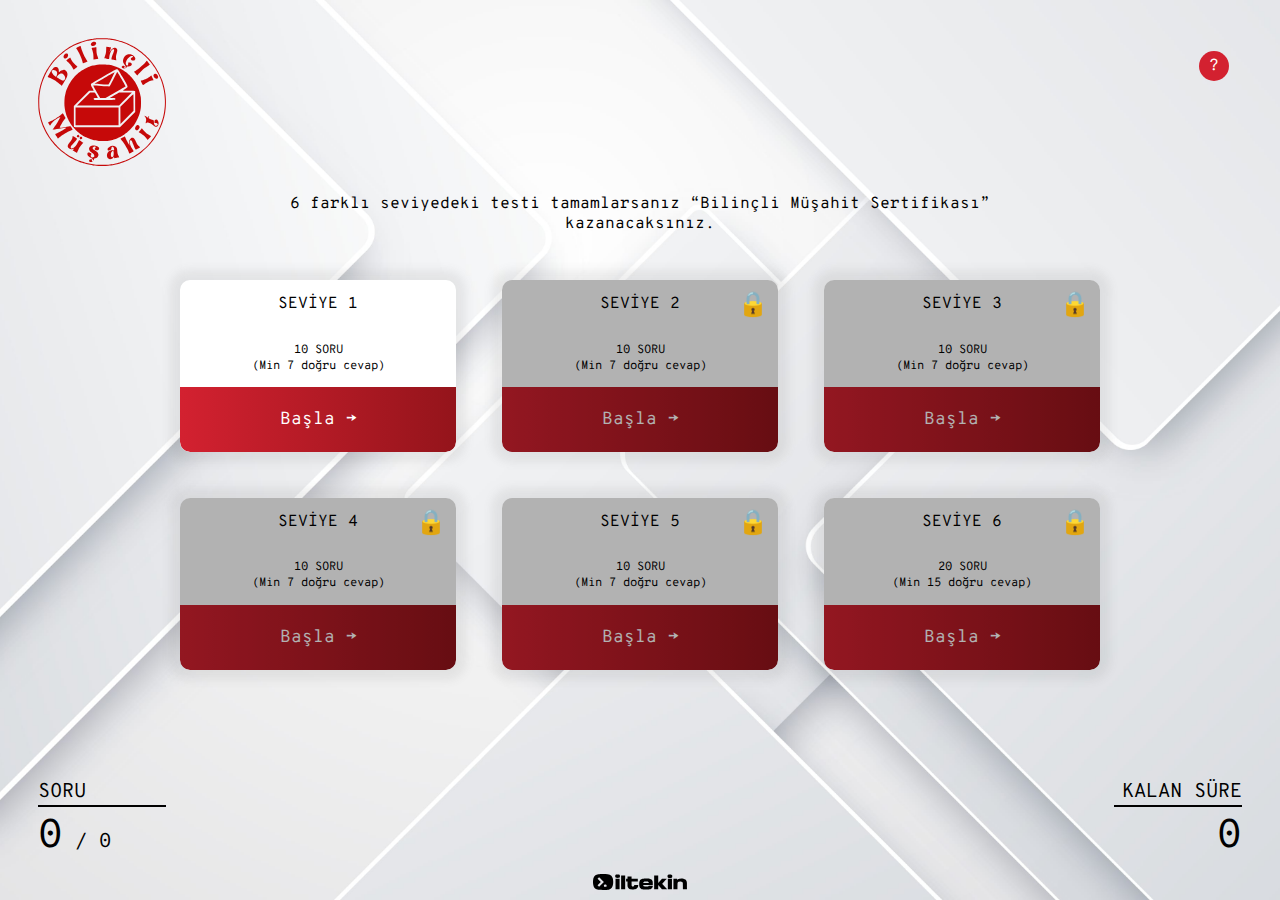
<file: index.html>
<!-- 

musahittesti.org - 2023

İletişim için
sezer@iltekin.com

v=43

-->
<!DOCTYPE html>
<html lang="tr">
<head>
    <meta charset="UTF-8"/>
    <meta name="viewport" content="width=device-width, initial-scale=1.0"/>
    <link rel="stylesheet" href="css/style.css?v=44"/>
    <link rel="icon" href="favicon.png?v=44"/>

    <!-- Primary Meta Tags -->
    <title>Bilinçli Müşahit Testi</title>
    <meta name="title" content="Bilinçli Müşahit">
    <meta name="description" content="6 farklı seviyedeki testi tamamlayarak Bilinçli Müşahit Sertifikası kazanabileceğiniz web sitesi.">
    
    <!-- Open Graph / Facebook -->
    <meta property="og:type" content="website">
    <meta property="og:url" content="https://musahittesti.org/">
    <meta property="og:title" content="Bilinçli Müşahit Testi">
    <meta property="og:description" content="6 farklı seviyedeki testi tamamlayarak Bilinçli Müşahit Sertifikası kazanabileceğiniz web sitesi.">
    <meta property="og:image" content="https://musahittesti.org/image/meta.png?v=44">
    
    <!-- Twitter -->
    <meta property="twitter:card" content="summary_large_image">
    <meta property="twitter:url" content="https://musahittesti.org/">
    <meta property="twitter:title" content="Bilinçli Müşahit Testi">
    <meta property="twitter:description" content="6 farklı seviyedeki testi tamamlayarak Bilinçli Müşahit Sertifikası kazanabileceğiniz web sitesi.">
    <meta property="twitter:image" content="https://musahittesti.org/image/meta.png?v=44">

    <!-- Google tag (gtag.js) -->
    <script async src="https://www.googletagmanager.com/gtag/js?id=G-3EJDVC0486"></script>
    <script>
        window.dataLayer = window.dataLayer || [];
        function gtag(){dataLayer.push(arguments);}
        gtag('js', new Date());

        gtag('config', 'G-3EJDVC0486');
    </script>

</head>
<body>

<div id='time-progressbar'></div>

<div id="menu">

    <div id="info">
        <span id="questionMark">?</span>
        <span id="closeIcon" class="hideThis">x</span>
    </div>

    <div id="menuContents" class="hideThis">
        <h2>Bilinçli Müşahit Testi Nedir?</h2>
        <div class="menu-inner">
            Bir grup sandık gönüllüsünün <a class="brandColor" href="https://www.resmigazete.gov.tr/eskiler/2023/03/20230317-10.pdf" target="_blank">Genelge 135</a>,
            <a class="brandColor" href="https://www.mevzuat.gov.tr/mevzuatmetin/1.4.298.pdf" target="_blank">Kanun 298</a> ve Oy ve Ötesi Müşahit Eğitimi sunumlarını kullanarak oluşturduğu çalışma sorularını isteyen müşahitlerin kendilerini test etmesi ve bilgilendirmesi amacıyla paylaşma projesidir.
            <br/>
            <br/>
            Bu proje hiçbir siyasi partiyle doğrudan ve dolaylı yoldan ilişkili değildir. Herhangi bir siyasi partiye, adaya ya da bir oluşuma yönlendirme yapılmamaktadır.
            <br/>
            <br/>
            Bu websitesindeki testler kolaydan zora giden 6 testten ve toplamda 70 sorudan oluşmaktadır.  Sorulan sorulardan %70’ini doğru yanıtlayanlara sembolik ve resmi geçerliliği olmayan “Bilinçli Müşahit” sertifikası verilmektedir.
            <br/>
            <br/>
            <small>
                <small>Bilgilendirme </small><br/>
                <div id="bilgilendirme">
                    Bu web sitesi <a class="brandColor" href="https://github.com/iltekin/musahit-testi" target="_blank">açık kaynak kodlu</a> olup kullanıcılara ait hiçbir bilgi işlenmez ve herhangi bir veritabanına kaydedilmez. Sertifika direkt olarak kullandığınız cihazda (<a class="brandColor" href="https://en.wikipedia.org/wiki/Client-side" target="_blank">client-side</a>) üretilmekte ve herhangi bir sunucuda saklanmamaktadır.
                </div>
            </small>
            <button class="other-btn other-btn-sm red-gradient" id="clearButton">Testi Sıfırla</button>
        </div>
    </div>
</div>

<a title="Bilinçli Müşahit" href="https://musahittesti.org"><img class="logo" src="image/logo.svg?v=43" alt="Bilinçli Müşahit"></a>

<div id="questionInfo">
    <div>SORU</div>
    <div><span id="qNumber">0</span> / <span id="qLimit">0</span></div>
</div>

<div id="time">
    <div>KALAN SÜRE</div>
    <div><span id="timeLeft">0</span></div>
</div>

<div class="outer-container">
    
    <div class="inner-container">
        
        <div class="general-desc">
            6 farklı seviyedeki testi tamamlarsanız “Bilinçli Müşahit Sertifikası” kazanacaksınız.
        </div>
        
        <div class="level-card">
            
            <div id="locked1" class="locked" style="display:none;">
                <div class="icon">
                    🔒
                </div>
            </div>  
            
            <div onclick="restart(1)" id="completed1" title="Tekrarla" class="icon" style="cursor:pointer; display:none;">
                    🔄
            </div>
            
            <div class="card-title">
                SEVİYE 1
            </div>            
            
            <div class="card-desc">
                <div class="total-questions">
                    10 SORU
                </div>
                <div class="min-correct">
                    (Min 7 doğru cevap)
                </div>
            </div>

            <div class="card-button" id="startButton1">
                <a href="test.html" class="red-gradient">Başla →</a>
            </div>
            <div class="card-button" style="display:none;" id="completedButton1">
                <a class="green-gradient" style="">✅ Tamamlandı</a>
            </div>
            
        </div>
              
        <div class="level-card">
            
            <div id="locked2" class="locked">
                <div class="icon">
                    🔒
                </div>
            </div>

            <div onclick="restart(2)" id="completed2" title="Tekrarla" class="icon" style="cursor:pointer; display:none;">
                🔄
            </div>
            
            <div class="card-title">
                SEVİYE 2
            </div>            
            
            <div class="card-desc">
                <div class="total-questions">
                    10 SORU
                </div>
                <div class="min-correct">
                    (Min 7 doğru cevap)
                </div>
            </div>
                        
            <div class="card-button" id="startButton2">
                <a href="test.html" class="red-gradient">Başla →</a>
            </div>
            <div class="card-button" style="display:none;" id="completedButton2">
                <a class="green-gradient" style="">✅ Tamamlandı</a>
            </div>
            
        </div>
              
        <div class="level-card">
            
            <div id="locked3" class="locked">
                <div class="icon">
                    🔒
                </div>
            </div>

            <div onclick="restart(3)" id="completed3" title="Tekrarla" class="icon" style="cursor:pointer; display:none;">
                🔄
            </div>
            
            <div class="card-title">
                SEVİYE 3
            </div>            
            
            <div class="card-desc">
                <div class="total-questions">
                    10 SORU
                </div>
                <div class="min-correct">
                    (Min 7 doğru cevap)
                </div>
            </div>

            <div class="card-button" id="startButton3">
                <a href="test.html" class="red-gradient">Başla →</a>
            </div>
            <div class="card-button" style="display:none;" id="completedButton3">
                <a class="green-gradient" style="">✅ Tamamlandı</a>
            </div>
            
        </div>
              
        <div class="level-card">
            
            <div id="locked4" class="locked">
                <div class="icon">
                    🔒
                </div>
            </div>

            <div onclick="restart(4)" id="completed4" title="Tekrarla" class="icon" style="cursor:pointer; display:none;">
                🔄
            </div>
        
            <div class="card-title">
                SEVİYE 4
            </div>            
            
            <div class="card-desc">
                <div class="total-questions">
                    10 SORU
                </div>
                <div class="min-correct">
                    (Min 7 doğru cevap)
                </div>
            </div>

            <div class="card-button" id="startButton4">
                <a href="test.html" class="red-gradient">Başla →</a>
            </div>
            <div class="card-button" style="display:none;" id="completedButton4">
                <a class="green-gradient" style="">✅ Tamamlandı</a>
            </div>
            
        </div>
              
        <div class="level-card">
            
            <div id="locked5" class="locked">
                <div class="icon">
                    🔒
                </div>
            </div>

            <div onclick="restart(5)" id="completed5" title="Tekrarla" class="icon" style="cursor:pointer; display:none;">
                🔄
            </div>
        
            <div class="card-title">
                SEVİYE 5
            </div>            
            
            <div class="card-desc">
                <div class="total-questions">
                    10 SORU
                </div>
                <div class="min-correct">
                    (Min 7 doğru cevap)
                </div>
            </div>

            <div class="card-button" id="startButton5">
                <a href="test.html" class="red-gradient">Başla →</a>
            </div>
            <div class="card-button" style="display:none;" id="completedButton5">
                <a class="green-gradient" style="">✅ Tamamlandı</a>
            </div>
            
        </div>
              
        <div class="level-card">
            
            <div id="locked6" class="locked">
                <div class="icon">
                    🔒
                </div>
            </div>

            <div onclick="restart(6)" id="completed6" title="Tekrarla" class="icon" style="cursor:pointer; display:none;">
                🔄
            </div>
        
            <div class="card-title">
                SEVİYE 6
            </div>            
            
            <div class="card-desc">
                <div class="total-questions">
                    20 SORU
                </div>
                <div class="min-correct">
                    (Min 15 doğru cevap)
                </div>
            </div>

            <div class="card-button" id="startButton6">
                <a href="test.html" class="red-gradient">Başla →</a>
            </div>
            <div class="card-button" style="display:none;" id="completedButton6">
                <a class="red-gradient" href="test.html">🎉 Sertifikamı Oluştur</a>
            </div>
            
        </div>
        
    </div>
    
</div>


<div id="footer">
    <div id="success_rate" style="display:none;">
        <div class="transparent_box">
            <span title="Teste Katılan Kişi Sayısı" id="hits">0</span>🙍🏻‍♂
        </div>
        <div class="transparent_box">
            <span title="Başarılı Kişi Sayısı" id="certificates">0</span>🏆
        </div>
        <div class="transparent_box">
            <span title="Başarılı Kişi Oranı" id="success_percent">%0</span>📈
        </div>
    </div>
    <a href="https://iltekin.com" target="_blank">
        <img src="image/iltekin.svg?v=44" alt="iltekin">
    </a>
</div>

<audio id="failed">
    <source src="sound/failed.mp3" type="audio/mpeg">
</audio>

<audio id="invalid">
    <source src="sound/invalid.mp3" type="audio/mpeg">
</audio>

<audio id="next">
    <source src="sound/next.mp3" type="audio/mpeg">
</audio>

<audio id="select">
    <source src="sound/select.mp3" type="audio/mpeg">
</audio>

<script>
    
    document.getElementById("info").addEventListener('click', function () {
    this.classList.toggle("open");
    document.getElementById("menuContents").classList.toggle("hideThis");
    document.getElementById("questionMark").classList.toggle("hideThis");
    document.getElementById("closeIcon").classList.toggle("hideThis");
})

    // Testlerin durumlarını saklamak için localStorage anahtarları
    const localStorageKeys = {
        locked: ['locked1', 'locked2', 'locked3', 'locked4', 'locked5', 'locked6'],
        completed: ['completed1', 'completed2', 'completed3', 'completed4', 'completed5', 'completed6'],
        startButtons: ['startButton1', 'startButton2', 'startButton3', 'startButton4', 'startButton5', 'startButton6'],
        completedButtons: ['completedButton1', 'completedButton2', 'completedButton3', 'completedButton4', 'completedButton5', 'completedButton6']
    };
    

    function unlockQuiz(number){
        const index = number-1;
        const key = localStorageKeys.locked[index];
        const lockedElement = document.getElementById(key);
        lockedElement.style.display = "none";
    }

    function completeQuiz(number){
        const index = number-1;
        const key = localStorageKeys.completed[index];

        const completedElement = document.getElementById(key);
        const startButton = document.getElementById(localStorageKeys.startButtons[index]);
        const completedButton = document.getElementById(localStorageKeys.completedButtons[index]);

        completedElement.style.display = "block";
        startButton.style.display = "none";
        completedButton.style.display = "block";
    }

    function updateTestStatus() {
        const quizCount = 6;
        for(let q = 0; q < quizCount; q++){

            const completedKey = localStorageKeys.completed[q];
            if (localStorage.getItem(completedKey)) {
                completeQuiz(q+1);
                if(q+1 < quizCount){
                    unlockQuiz(q+2);
                }
            }

        }
    }
    
    // Bir test tamamlandığında çağrılacak işlev
    function completeTest(testIndex) {
      const completedKey = localStorageKeys.completed[testIndex];
      localStorage.setItem(completedKey, 'true');  // Tamamlanan testin durumunu kaydet
      
      if (testIndex < localStorageKeys.locked.length - 1) {
        const nextLockedKey = localStorageKeys.locked[testIndex + 1];
        localStorage.removeItem(nextLockedKey);  // Bir sonraki testin kilidini aç
      }
    
      updateTestStatus();  // Test durumlarını güncelle
    }
    
    // Sayfa yüklendiğinde test durumlarını kontrol et
    window.onload = function() {
        
    const clearButton = document.getElementById('clearButton');
    clearButton.addEventListener('click', clearLocalStorage);
        
      updateTestStatus();
      
      // Son testin tamamlandığını kontrol et
      const lastCompletedKey = localStorageKeys.completed[localStorageKeys.completed.length - 1];
      if (localStorage.getItem(lastCompletedKey)) {
        const lastCompletedElement = document.getElementById(lastCompletedKey);
        lastCompletedElement.style.display = 'block';  // Son tamamlanan testi göster
      }
        // add +1 hit
        incrHit()
    };
    
    function clearLocalStorage() {
        localStorage.clear();
        updateTestStatus();
        clearButton.innerHTML = "Sıfırlandı";
        setTimeout(function(){ clearButton.innerHTML = "Tüm Testleri Sıfırla"; }, 1000);
    }

    function restart(testIndex) {
        localStorage.setItem("restart", true);
        localStorage.setItem("restartIndex", testIndex);
        window.location.href = "test.html";
    }

    function incrHit() {
        let xhr = new XMLHttpRequest();
        xhr.open("GET", "https://count.iltekin.com/musahittesti/incr/start");
        xhr.responseType = "json";
        xhr.onload = function() {
            console.log(this.response.value);
        }
        xhr.send();
    }
    
</script>

</body>
</html>
</file>
<file: css/style.css>
@import url('https://fonts.googleapis.com/css2?family=Overpass+Mono:wght@500&family=Syne&display=swap');

* {
    box-sizing: border-box;
    user-select: none;
}

body {
    background-color: #ffffff;
    background-image: url("../image/background.jpg?v=43");
    background-position: top;
    background-size: cover;
    background-repeat: no-repeat;
    background-attachment: fixed;
    font-family: 'Overpass Mono', sans-serif;
    display: flex;
    align-items: center;
    justify-content: center;
    flex-direction: column;
    min-height: 100vh;
    margin: 0;
}

.gizle {
    display: none!important;
}

#seviye-container {
    width: 100%;
    text-align: center;
    margin-bottom: 40px;
}

#seviye {
    background: #eaedee;
    padding: 10px 20px;
    border: 2px solid #98151c;
    border-radius: 10px;
    color: #97131b;
    opacity: 0;
}

.transparent_box {
    display: inline-block;
    padding: 2px 4px;
    border-radius: 4px;
    box-shadow: 0 0 5px 1px #c8c7cc;
}

.transparent_box span {
    margin-right: 3px;
}

#success_rate {
    right: 3vw;
    bottom: 1vw;
    position: absolute;
}

#bilgilendirme {
    background: cornsilk;
    padding: 10px;
    margin-bottom: 20px;
    border-radius: 5px;
    border: 2px solid #eee4c5;
}

.kahve_ismarla {
    margin-top: 15px;
    margin-left: 10px;
}

audio {
    display: none;
}

.quiz-container {
    background-color: #fff;
    border-radius: 10px;
    box-shadow: 0 0 10px 10px rgba(100, 100, 100, 0.1);
    width: 700px;
    overflow: hidden;
    max-width: 90%;
    line-height: 1.6;
    align-self: center;
}

#quiz {
    display: none;
}

#quiz-progress {
    width: 100%;
    position: relative;
    height: 5px;
}

#quiz-progress #progress-bar {
    width: 0%;
    height: 5px;
    transition: width 1s;
}

.red-gradient {
    background: #d32130 linear-gradient(90deg, #d32130, #94141b);
}

.red-gradient:hover {
    background: #81050c linear-gradient(90deg, #d32130, #bd0b13, #bd0b13, #94141b);
}

.twitter-gradient {
    background: #0d7cc0 linear-gradient(90deg, #0d7cc0, #1DA1F2);
}

.twitter-gradient:hover {
    background: #0970af linear-gradient(90deg, #0970af, #0d7cc0, #1DA1F2);
}

.purple-gradient {
    background: #772493 linear-gradient(90deg, #772493, #ac1cba);
}

.purple-gradient:hover {
    background: #46095B linear-gradient(90deg, #46095B, #772493, #ac1cba);
}

.blue-gradient {
    background: #03376d linear-gradient(90deg, #03376d, #097f97);
}

.blue-gradient:hover {
    background: #001b42 linear-gradient(90deg, #03376d, #2569b0, #097f97);
}

.green-gradient {
    background: #28512C linear-gradient(90deg, #317335, #28512C);
}

.green-gradient:hover {
    background: #28512C linear-gradient(90deg, #317335, #3D6119, #28512C);
}

.try-again-button {
    background: #d1c305 linear-gradient(90deg, #d1c305, #b08423);
}

.try-again-button:hover {
    background: #d1c305 linear-gradient(90deg, #d1c305, #b0a823, #b08423);
}

.m-download {
    margin-right: 10px;
    margin-left: 10px;
}

.failed-buttons-container {
    display: flex;
}

#result {
    padding: 20px;
}

#result input {
    width: 100%;
    padding: 20px;
    font-size: 24px;
    font-family: inherit;
    border: none;
    border-bottom: 1px solid #000000;
    outline: none;
    margin-top: 20px;
}

.quiz-header {
    margin: 0;
}

.result-inner,
.welcome-inner {
    padding: 20px;
    text-align: center;
    font-size: 20px;
    color: #96161c;
}

h2 {
    padding: 2rem;
    text-align: center;
    margin: 0;
    font-size: 20px;
    /* color: #1B452B;
    text-shadow: 2px 1px 10px #c8c7cc; */
}

ul {
    list-style-type: none;
    padding: 0;
    margin: 0 0 2rem;
}

ul li {
    display: flex;
    font-size: 1.2rem;
    padding: 0.75rem 2rem;
    margin: 0;
    cursor: pointer;
}

ul li label {
    cursor: pointer;
    flex-grow: 1;
    padding-left: 10px;
}

input[type="radio"] {
    zoom: 1.5;
    margin: auto;
}

.card-button a,
.next-level-button,
button {
    color: #fff;
    border: none;
    display: block;
    width: 100%;
    cursor: pointer;
    font-size: 1.1rem;
    font-family: inherit;
    padding: 1.3rem;
    text-align: center;
    text-decoration: none;
}

#prefix {
    padding: 0 2rem;
    width: 100%;
    text-align: center;
    margin: 0 0 10px 0;
}

.other-btn,
#download-btn,
#download-btn-2 {
    margin-top: 10px;
    border-radius: 10px;
    color: #fff;
    border: none;
    display: block;
    max-width: 100%;
    cursor: pointer;
    font-size: 1.1rem;
    font-family: inherit;
    padding: 1.3rem;
    text-align: center;
    text-decoration: none;
    flex-grow: 1;
    box-shadow: #c8c7cc 1px 1px 6px 3px;
}

.other-btn {
    flex-grow: unset;
    margin-left: 10px;
}

.other-btn-sm {
    padding-top: 0.5rem;
    padding-bottom: 0.5rem;
}

.button-container {
    display: flex;
}

img.logo {
    position: absolute;
    top: 3vw;
    left: 3vw;
    width: 10vw;
}

#questionInfo {
    position: absolute;
    bottom: 3vw;
    left: 3vw;
    width: 10vw;
    font-size: 20px;
}

#questionInfo div:first-child {
    border-bottom: 2px solid #000000;
    margin-bottom: 5px;
}

#questionInfo #qNumber {
    font-size: 40px;
}

#menu {
    position: absolute;
    top: 4vw;
    right: 4vw;
    z-index: 9999;
}

#time {
    position: absolute;
    bottom: 3vw;
    right: 3vw;
    width: 10vw;
    font-size: 20px;
    text-align: right;
}

#time-progressbar {
    position: absolute;
    top: 0;
    left: 0;
    width: 100vw;
}

#time div:first-child {
    border-bottom: 2px solid #000000;
    margin-bottom: 5px;
}

#time #timeLeft {
    font-size: 40px;
}

#footer {
    width: 100vw;
    font-size: 12px;
    text-align: center;
    margin-top: auto;
    padding-bottom: 5px;
}

#footer img {
    height: 16px;
}

.selectedAnswer,
li:hover {
    background-color: #eff2f1;
}

#result h2,
#welcome-message h2 {
    padding-bottom: 0;
}

#main_container {
    width: 100%;
    display: flex;
    flex-direction: column;
    min-height: 90vh;
    justify-content: center;
    padding-top: 10vw;
    padding-bottom: 50px;
}

#certificateContainer {
    min-width: 1920px;
    display: none;
}

#certificateImageContainer {
    width: 100%;
    justify-content: center;
}

#certificateImages img {
    width: 100%;
    box-shadow: #c8c7cc 1px 1px 7px 7px;
    border-radius: 10px;
}

#certificateImageContainerInner {
    display: flex;
    flex-direction: column;
    width: 800px;
    max-width: 90%;
}

#certificateImages {
    display: flex;
}

.certificate {
    margin: 0 10px;
}

.failed-screen-double-button {
    width: 50%;
    display: inline-block;
}

.progressbar {
    width: 100%;
}

.progressbar .inner {
    height: 5px;
    animation: progressbar-countdown;
    /* Placeholder, this will be updated using javascript */
    animation-duration: 40s;
    /* We stop in the end */
    animation-iteration-count: 1;
    /* Stay on pause when the animation is finished finished */
    animation-fill-mode: forwards;
    /* We start paused, we start the animation using javascript */
    animation-play-state: paused;
    /* We want a linear animation, ease-out is standard */
    animation-timing-function: linear;
}

@keyframes progressbar-countdown {
    0% {
        width: 100%;
        background: #d32130;
    }
    100% {
        width: 0%;
        background: #9A141B;
    }
}

.brandColor {
    color: #D32131;
}

#menuContents {
    margin-top: 40px;
    border-radius: 10px;
    background-color: #ffffff;
    padding: 10px;
    box-shadow: 0 0 10px 10px rgb(100 100 100 / 10%);
    max-width: 500px;
    margin-left: 6vw;
}

#menuContents h2 {
    padding: 1rem;
}

.menu-inner {
    padding: 0 1rem 1rem;
    line-height: 1.5;
}

#info {
    background: #d32130;
    color: #FFFFFF;
    border-radius: 50%;
    width: 30px;
    height: 30px;
    display: flex;
    justify-content: center;
    align-items: center;
    position: absolute;
    right: 0;
    top: 0;
    cursor: pointer;
}

#download-notice {
    display: none;
    margin: 20px 10px;
    padding: 20px 10px;
    line-height: 1.2;
    background: rgb(4 142 60 / 80%);
    border-radius: 10px;
    color: #FFFFFF;
}


#email-notice {
    display: flex;
    align-items: center;
    margin: 0 10px;
    padding: 10px;
    line-height: 1.2;
    background: rgb(255 255 255 / 50%);
    border-radius: 10px;
    margin-top: 50px;
    font-size: 12px;
}


.noticeIcon {
    width: 12px;
    margin-right: 15px;
    align-self: baseline;
}

.noticeIcon img {
    width: 100%;
}

.hideThis {
    display: none;
}

#loader {
    display: none;
    position: relative;
    width: 420px;
    max-width: 90%;
    align-self: center;
}

.certProgress {
    border-radius: 30px;
    background-color: #e4e1e2;
}

.certProgressBar {
    height: 18px;
    border-radius: 30px;
    transition: 0.4s linear;
    transition-property: width, background-color;
}

.certProgress-moved .certProgressBar {
    background-color: #d32130;
    animation: certProgress 10s infinite;
}

@keyframes certProgress {
    0% {
        width: 0%;
        background: #d32130;
    }

    100% {
        width: 100%;
        background: #B4252E;
        box-shadow: 0 0 40px #B4252E;
    }
}

.certProgressLoader {
    --p: 0;
    animation: p 10s steps(100) infinite;
    counter-reset: p var(--p);
    font-size: 2.1em;
    position: absolute;
    top: 0;
    right: 0;
    color: #000000;
    transform: translateY(-100%);
    display: none;
}

.certProgressLoader:after {
    content: counter(p) "%";
}

@keyframes p {
    90%,
    100% {
        --p: 100;
    }
}

.outer-container {
    display: flex;
    justify-content: center;
    align-items: center;
    min-height: 96vh;
    width: 100%;
}

.general-desc {
    padding: 5%;
    text-align: center;
}

.inner-container {
    position: relative;
    width: 920px;
    max-width: 90%;
    display: flex;
    justify-content: space-between;
    flex-wrap: wrap;
}

.level-card {
    position: relative;
    background-color: #fff;
    border-radius: 10px;
    box-shadow: 0 0 10px 10px rgba(100, 100, 100, 0.1);
    overflow: hidden;
    width: 30%;
    margin-bottom: 5%;
}

.card-title,
.card-desc {
    padding: 5%;
}

.card-title,
.card-desc {
    text-align: center;
}

.card-desc {
    font-size: 12px;
}

.card-button a {
    border-radius: 0 0 10px 10px;
}

.locked {
    position: absolute;
    left: 0;
    top: 0;
    height: 100%;
    width: 100%;
    background: rgb(0 0 0 / 30%);
}

.level-card .icon {
    position: absolute;
    top: 10px;
    right: 10px;
    font-size: 24px;
}

#kart-container {
    margin-bottom: 100px;
    z-index: 3;
}

.kart-body {
    background-color: #fff;
    box-shadow: 0 0 10px 10px rgba(100, 100, 100, 0.1);
    display: flex;
    flex-direction: column;
    border-radius: 10px;
    margin-top: 6vw;
    position: relative;
}

#true {
    background-color: #0eae59;
}

#false {
    background-color: #dd191d;
}

.true_false {
    position: fixed;
    left: 0;
    top: 0;
    display: flex;
    justify-content: center;
    align-items: center;
    padding: 6px 30px;
    box-shadow: 0 0 10px 10px rgba(100, 100, 100, 0.1);
    width: 100%;
    text-align: center;
    color: #FFFFFF;
}

.true_false .tf_text {
    margin-left: 8px;
    font-size: 24px;
}

.true_false img {
    width: 30px;
}

#kart {
    width: 100%;
    height: auto;
    position: absolute;
    left: 0;
    top: 0;
}

#gizlikart {
    top: 0;
    left: 0;
    height: 70vh;
    width: auto;
}

.border-top-white {
    border-top: 2px solid #fff;
}

.bottom-radius {
    border-bottom-left-radius: 10px;
    border-bottom-right-radius: 10px;
}

@media only screen and (max-width: 767px) {

    .sabitButon {
        position: fixed;
        bottom: 0;
        left: 0;
        width: 100%;
        z-index: 999;
        border-radius: unset;
    }

    .kart-body {
        margin-top: 40vw;
    }

    #kart {
        width: 100%;
        height: auto;
    }

    #gizlikart {
        height: auto;
        width: 85vw;
    }

    .true_false img {
        width: 24px;
    }

    .true_false .tf_text {
        font-size: 16px;
    }

    .inner-container {
        padding-top: 40vw;
    }

    .level-card {
        width: 100%;
    }

    h2 {
        font-size: 15px;
        padding: 1rem;
    }

    ul li {
        font-size: 1rem;
        padding: 0.5rem;
    }

    .quiz-container {
        z-index: 2;
    }

    #main_container {
        justify-content: start;
        padding-top: 40vw;
    }

    #email-notice {
        margin-top: 0;
        background: rgb(203 221 215);
        font-size: initial;
    }

    .noticeIcon {
        width: 25% !important;
    }

    #certificateImages {
        flex-direction: column-reverse;
    }

    #certificateImages > div {
        margin-bottom: 15px;
    }

    #questionInfo {
        top: 3vw;
        bottom: unset;
        width: 30vw;
    }

    #time {
        top: 15vw;
        left: 3vw;
        text-align: left;
        right: unset;
        bottom: unset;
        width: 30vw;
    }

    #timeLeft {
        font-size: 30px;
    }

    #success_rate {
        position: static;
        margin-bottom: 10px;
    }

    .button-container {
        flex-direction: column;
    }

    .kahve_ismarla {
        margin-top: 0;
        max-width: 50%;
    }

    .kahve_ismarla img {
        width: 100%;
    }

    #time div:first-child,
    #questionInfo div:first-child {
        display: none;
    }

    #download-btn,
    #download-btn-2 {
        display: none;
    }

    #download-notice {
        display: flex;
    }

    img.logo {
        position: absolute;
        top: 3vw;
        left: 50%;
        height: 22vw;
        width: auto;
        transform: translateX(-50%);
    }

    .btn1 {
        zoom: 0.8;
    }

    input[type="radio"] {
        min-width: 20px;
    }

    #menu {
        top: 12vw;
        right: 6vw;
    }

}
</file>
